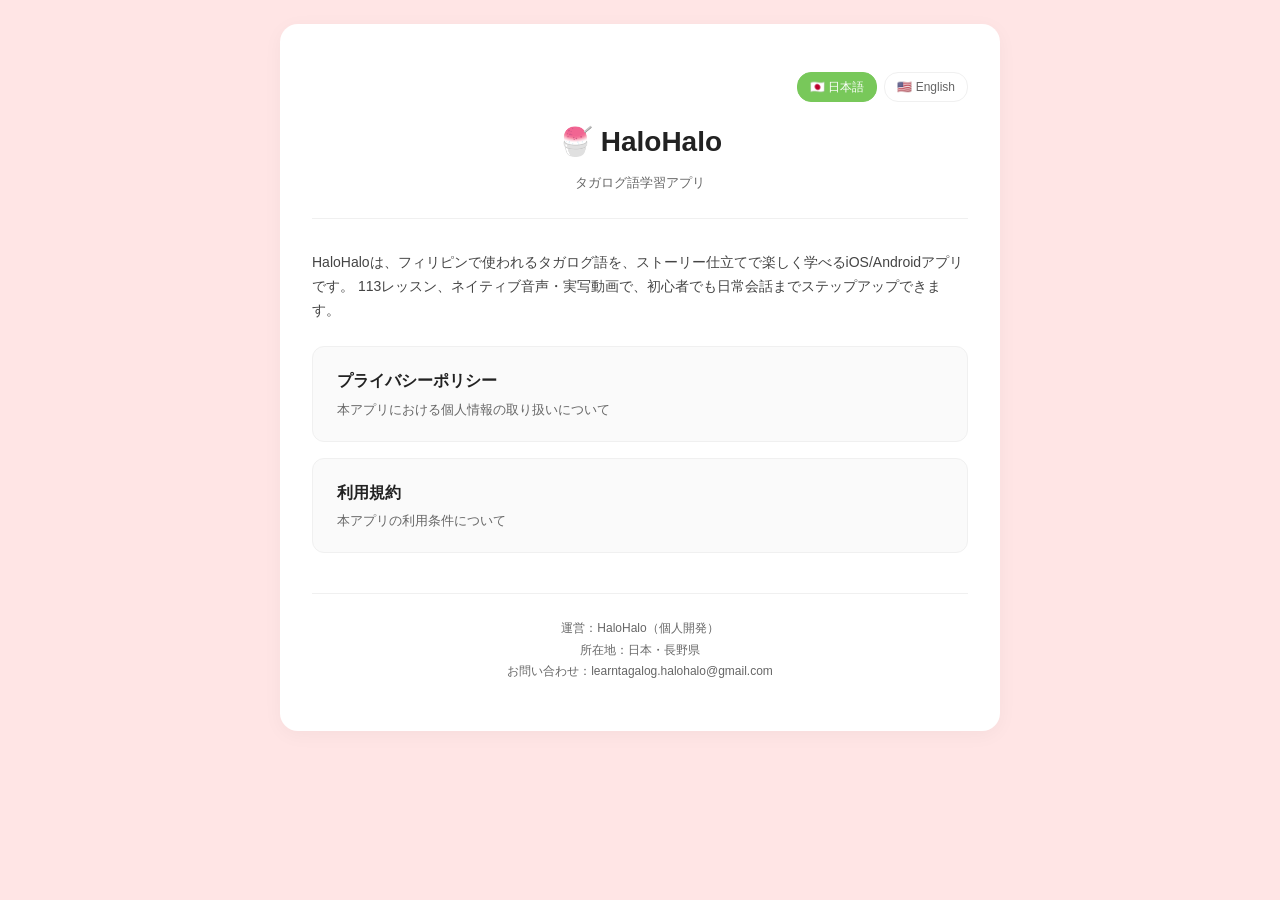
<file: index.html>
<!DOCTYPE html>
<html lang="ja">
<head>
  <meta name="google-site-verification" content="sS_p_rIq3tp24mSB51viaSAxrN9Bp2ykORgLX9-O8bs" />
  <meta charset="UTF-8" />
  <meta name="viewport" content="width=device-width, initial-scale=1.0" />
  <title>HaloHalo - タガログ語学習</title>
  <link rel="stylesheet" href="styles.css" />
</head>
<body>
  <div class="container">
    <div class="lang-switch">
      <a href="index.html" class="active">🇯🇵 日本語</a>
      <a href="index-en.html">🇺🇸 English</a>
    </div>
    <header>
      <div class="logo">🍧 HaloHalo</div>
      <div class="sub">タガログ語学習アプリ</div>
    </header>

    <p class="intro">
      HaloHaloは、フィリピンで使われるタガログ語を、ストーリー仕立てで楽しく学べるiOS/Androidアプリです。
      113レッスン、ネイティブ音声・実写動画で、初心者でも日常会話までステップアップできます。
    </p>

    <div class="home-cards">
      <a class="home-card" href="privacy.html">
        <div class="title">プライバシーポリシー</div>
        <div class="desc">本アプリにおける個人情報の取り扱いについて</div>
      </a>
      <a class="home-card" href="terms.html">
        <div class="title">利用規約</div>
        <div class="desc">本アプリの利用条件について</div>
      </a>
    </div>

    <footer>
      運営：HaloHalo（個人開発）<br>
      所在地：日本・長野県<br>
      お問い合わせ：learntagalog.halohalo@gmail.com
    </footer>
  </div>
</body>
</html>
</file>
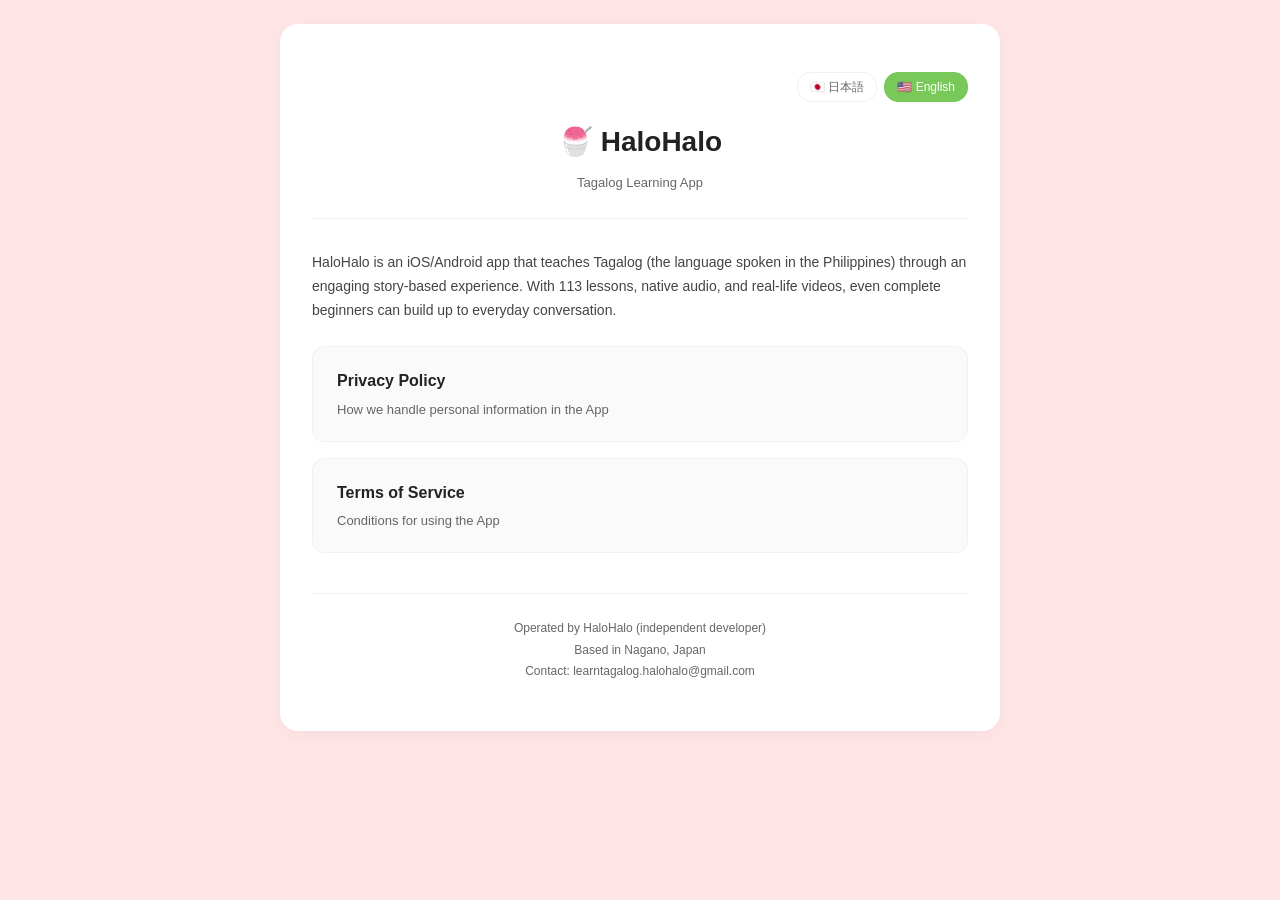
<file: index-en.html>
<!DOCTYPE html>
<html lang="en">
<head>
  <meta name="google-site-verification" content="sS_p_rIq3tp24mSB51viaSAxrN9Bp2ykORgLX9-O8bs" />
  <meta charset="UTF-8" />
  <meta name="viewport" content="width=device-width, initial-scale=1.0" />
  <title>HaloHalo - Learn Tagalog</title>
  <link rel="stylesheet" href="styles.css" />
</head>
<body>
  <div class="container">
    <div class="lang-switch">
      <a href="index.html">🇯🇵 日本語</a>
      <a href="index-en.html" class="active">🇺🇸 English</a>
    </div>
    <header>
      <div class="logo">🍧 HaloHalo</div>
      <div class="sub">Tagalog Learning App</div>
    </header>

    <p class="intro">
      HaloHalo is an iOS/Android app that teaches Tagalog (the language spoken in the Philippines) through an engaging story-based experience.
      With 113 lessons, native audio, and real-life videos, even complete beginners can build up to everyday conversation.
    </p>

    <div class="home-cards">
      <a class="home-card" href="privacy-en.html">
        <div class="title">Privacy Policy</div>
        <div class="desc">How we handle personal information in the App</div>
      </a>
      <a class="home-card" href="terms-en.html">
        <div class="title">Terms of Service</div>
        <div class="desc">Conditions for using the App</div>
      </a>
    </div>

    <footer>
      Operated by HaloHalo (independent developer)<br>
      Based in Nagano, Japan<br>
      Contact: learntagalog.halohalo@gmail.com
    </footer>
  </div>
</body>
</html>
</file>
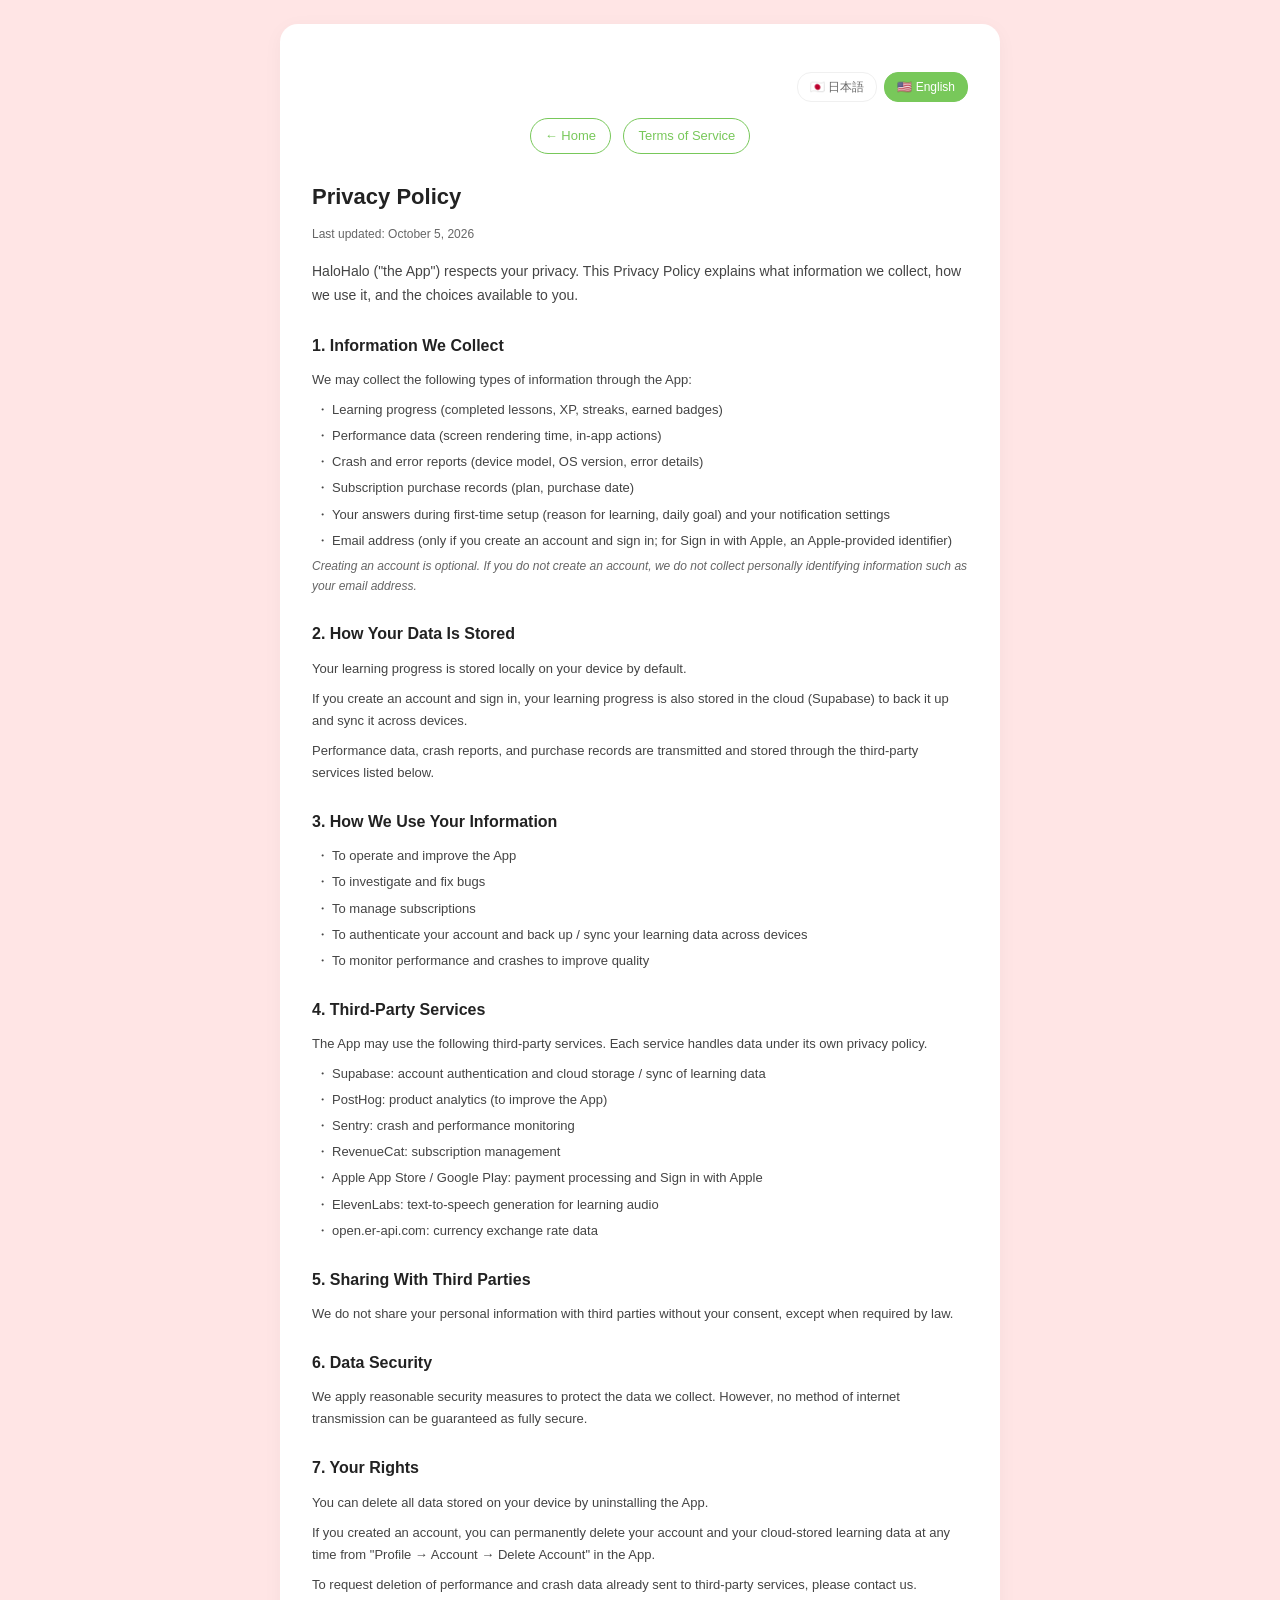
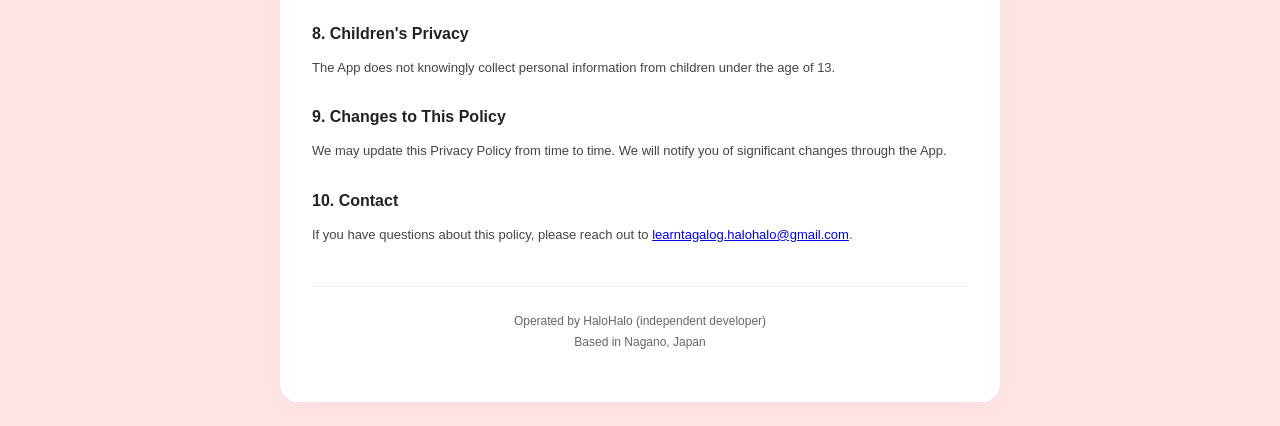
<file: privacy-en.html>
<!DOCTYPE html>
<html lang="en">
<head>
  <meta charset="UTF-8" />
  <meta name="viewport" content="width=device-width, initial-scale=1.0" />
  <title>Privacy Policy | HaloHalo</title>
  <link rel="stylesheet" href="styles.css" />
</head>
<body>
  <div class="container">
    <div class="lang-switch">
      <a href="privacy.html">🇯🇵 日本語</a>
      <a href="privacy-en.html" class="active">🇺🇸 English</a>
    </div>
    <nav>
      <a href="index-en.html">← Home</a>
      <a href="terms-en.html">Terms of Service</a>
    </nav>

    <h1>Privacy Policy</h1>
    <p class="last-updated">Last updated: October 5, 2026</p>

    <p class="intro">
      HaloHalo ("the App") respects your privacy. This Privacy Policy explains what information we collect, how we use it, and the choices available to you.
    </p>

    <section>
      <h2>1. Information We Collect</h2>
      <p>We may collect the following types of information through the App:</p>
      <ul>
        <li>Learning progress (completed lessons, XP, streaks, earned badges)</li>
        <li>Performance data (screen rendering time, in-app actions)</li>
        <li>Crash and error reports (device model, OS version, error details)</li>
        <li>Subscription purchase records (plan, purchase date)</li>
        <li>Your answers during first-time setup (reason for learning, daily goal) and your notification settings</li>
        <li>Email address (only if you create an account and sign in; for Sign in with Apple, an Apple-provided identifier)</li>
      </ul>
      <p class="note">Creating an account is optional. If you do not create an account, we do not collect personally identifying information such as your email address.</p>
    </section>

    <section>
      <h2>2. How Your Data Is Stored</h2>
      <p>Your learning progress is stored locally on your device by default.</p>
      <p>If you create an account and sign in, your learning progress is also stored in the cloud (Supabase) to back it up and sync it across devices.</p>
      <p>Performance data, crash reports, and purchase records are transmitted and stored through the third-party services listed below.</p>
    </section>

    <section>
      <h2>3. How We Use Your Information</h2>
      <ul>
        <li>To operate and improve the App</li>
        <li>To investigate and fix bugs</li>
        <li>To manage subscriptions</li>
        <li>To authenticate your account and back up / sync your learning data across devices</li>
        <li>To monitor performance and crashes to improve quality</li>
      </ul>
    </section>

    <section>
      <h2>4. Third-Party Services</h2>
      <p>The App may use the following third-party services. Each service handles data under its own privacy policy.</p>
      <ul>
        <li>Supabase: account authentication and cloud storage / sync of learning data</li>
        <li>PostHog: product analytics (to improve the App)</li>
        <li>Sentry: crash and performance monitoring</li>
        <li>RevenueCat: subscription management</li>
        <li>Apple App Store / Google Play: payment processing and Sign in with Apple</li>
        <li>ElevenLabs: text-to-speech generation for learning audio</li>
        <li>open.er-api.com: currency exchange rate data</li>
      </ul>
    </section>

    <section>
      <h2>5. Sharing With Third Parties</h2>
      <p>We do not share your personal information with third parties without your consent, except when required by law.</p>
    </section>

    <section>
      <h2>6. Data Security</h2>
      <p>We apply reasonable security measures to protect the data we collect. However, no method of internet transmission can be guaranteed as fully secure.</p>
    </section>

    <section>
      <h2>7. Your Rights</h2>
      <p>You can delete all data stored on your device by uninstalling the App.</p>
      <p>If you created an account, you can permanently delete your account and your cloud-stored learning data at any time from "Profile → Account → Delete Account" in the App.</p>
      <p>To request deletion of performance and crash data already sent to third-party services, please contact us.</p>
    </section>

    <section>
      <h2>8. Children's Privacy</h2>
      <p>The App does not knowingly collect personal information from children under the age of 13.</p>
    </section>

    <section>
      <h2>9. Changes to This Policy</h2>
      <p>We may update this Privacy Policy from time to time. We will notify you of significant changes through the App.</p>
    </section>

    <section>
      <h2>10. Contact</h2>
      <p>If you have questions about this policy, please reach out to <a href="mailto:learntagalog.halohalo@gmail.com">learntagalog.halohalo@gmail.com</a>.</p>
    </section>

    <footer>
      Operated by HaloHalo (independent developer)<br>
      Based in Nagano, Japan
    </footer>
  </div>
</body>
</html>
</file>
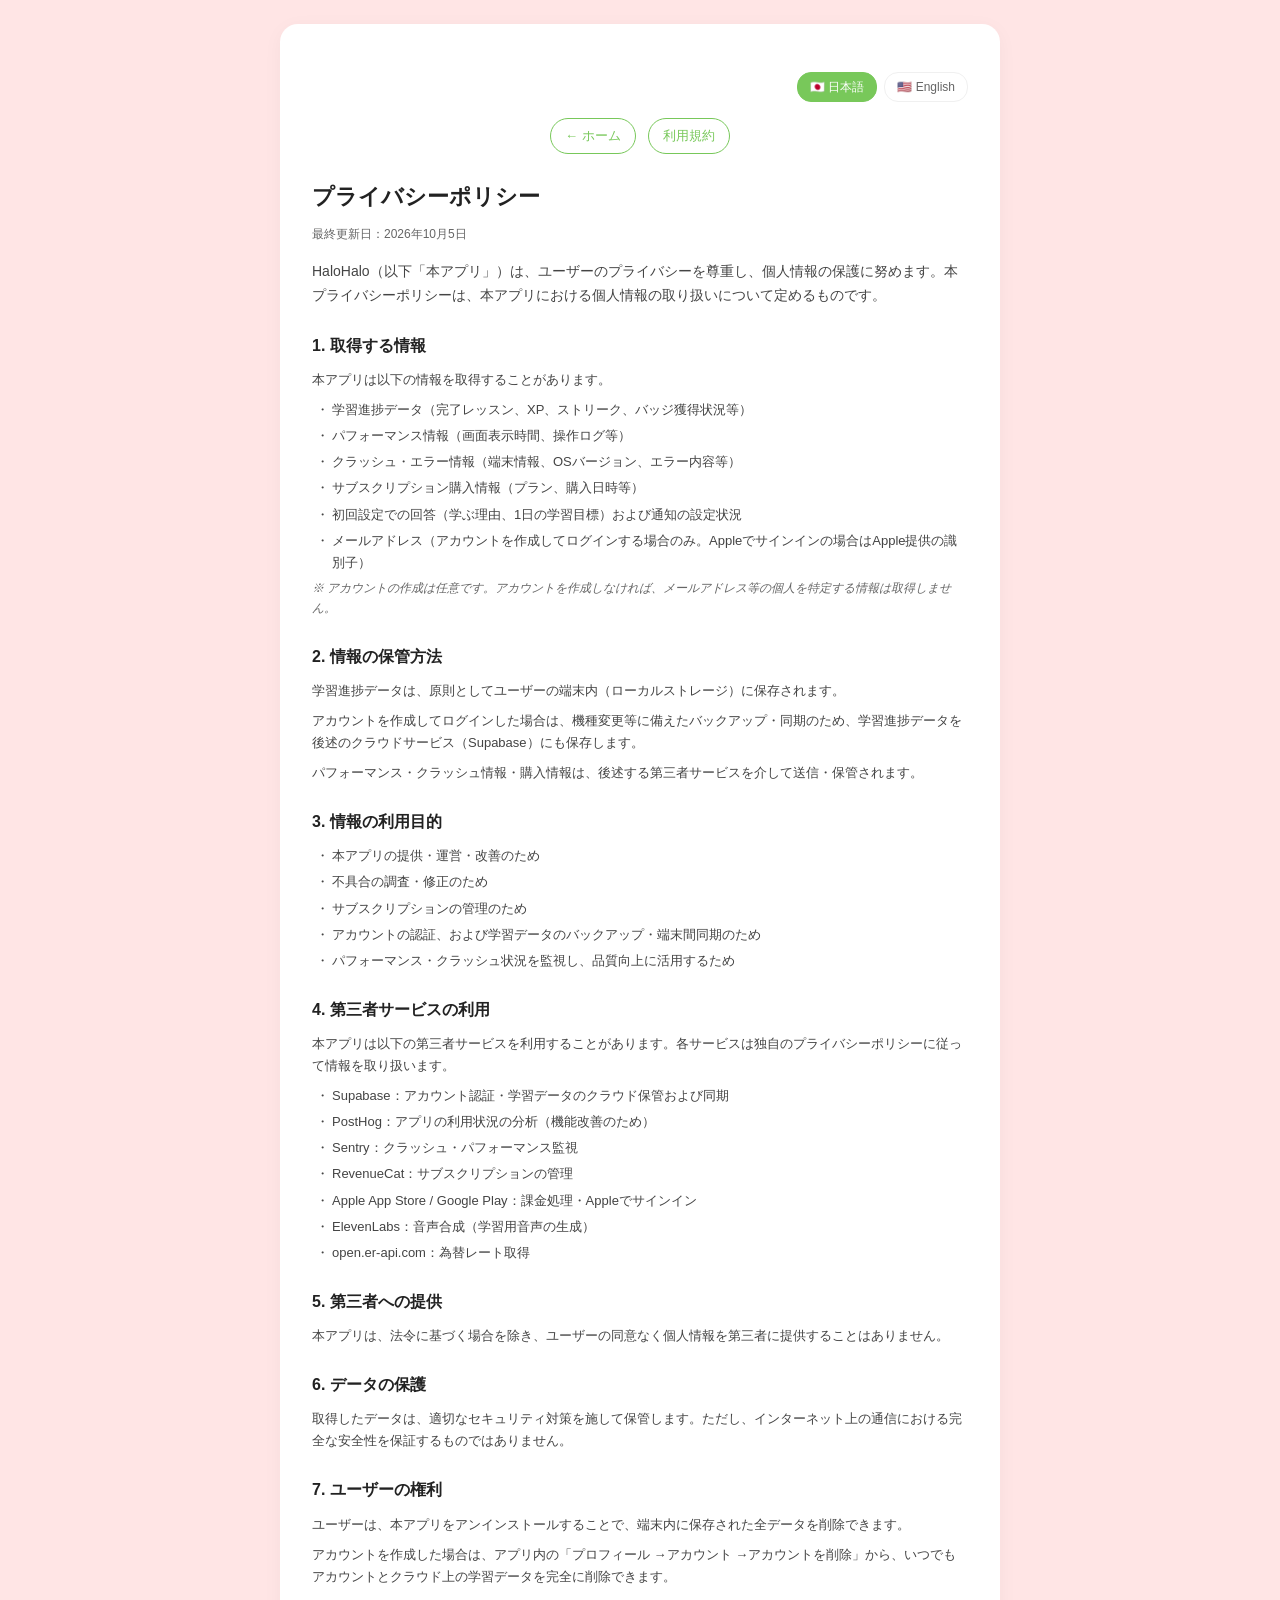
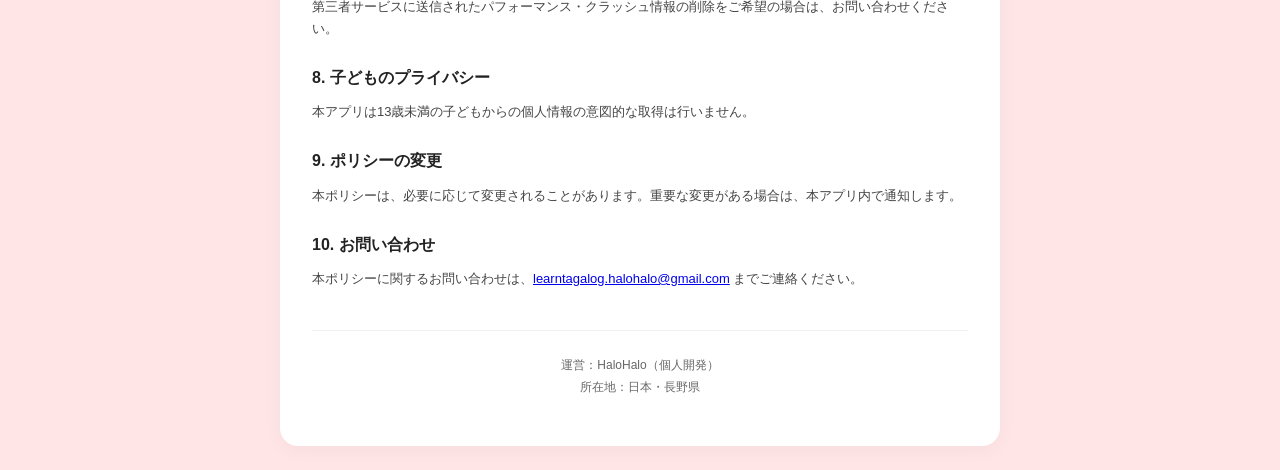
<file: privacy.html>
<!DOCTYPE html>
<html lang="ja">
<head>
  <meta charset="UTF-8" />
  <meta name="viewport" content="width=device-width, initial-scale=1.0" />
  <title>プライバシーポリシー | HaloHalo</title>
  <link rel="stylesheet" href="styles.css" />
</head>
<body>
  <div class="container">
    <div class="lang-switch">
      <a href="privacy.html" class="active">🇯🇵 日本語</a>
      <a href="privacy-en.html">🇺🇸 English</a>
    </div>
    <nav>
      <a href="index.html">← ホーム</a>
      <a href="terms.html">利用規約</a>
    </nav>

    <h1>プライバシーポリシー</h1>
    <p class="last-updated">最終更新日：2026年10月5日</p>

    <p class="intro">
      HaloHalo（以下「本アプリ」）は、ユーザーのプライバシーを尊重し、個人情報の保護に努めます。本プライバシーポリシーは、本アプリにおける個人情報の取り扱いについて定めるものです。
    </p>

    <section>
      <h2>1. 取得する情報</h2>
      <p>本アプリは以下の情報を取得することがあります。</p>
      <ul>
        <li>学習進捗データ（完了レッスン、XP、ストリーク、バッジ獲得状況等）</li>
        <li>パフォーマンス情報（画面表示時間、操作ログ等）</li>
        <li>クラッシュ・エラー情報（端末情報、OSバージョン、エラー内容等）</li>
        <li>サブスクリプション購入情報（プラン、購入日時等）</li>
        <li>初回設定での回答（学ぶ理由、1日の学習目標）および通知の設定状況</li>
        <li>メールアドレス（アカウントを作成してログインする場合のみ。Appleでサインインの場合はApple提供の識別子）</li>
      </ul>
      <p class="note">※ アカウントの作成は任意です。アカウントを作成しなければ、メールアドレス等の個人を特定する情報は取得しません。</p>
    </section>

    <section>
      <h2>2. 情報の保管方法</h2>
      <p>学習進捗データは、原則としてユーザーの端末内（ローカルストレージ）に保存されます。</p>
      <p>アカウントを作成してログインした場合は、機種変更等に備えたバックアップ・同期のため、学習進捗データを後述のクラウドサービス（Supabase）にも保存します。</p>
      <p>パフォーマンス・クラッシュ情報・購入情報は、後述する第三者サービスを介して送信・保管されます。</p>
    </section>

    <section>
      <h2>3. 情報の利用目的</h2>
      <ul>
        <li>本アプリの提供・運営・改善のため</li>
        <li>不具合の調査・修正のため</li>
        <li>サブスクリプションの管理のため</li>
        <li>アカウントの認証、および学習データのバックアップ・端末間同期のため</li>
        <li>パフォーマンス・クラッシュ状況を監視し、品質向上に活用するため</li>
      </ul>
    </section>

    <section>
      <h2>4. 第三者サービスの利用</h2>
      <p>本アプリは以下の第三者サービスを利用することがあります。各サービスは独自のプライバシーポリシーに従って情報を取り扱います。</p>
      <ul>
        <li>Supabase：アカウント認証・学習データのクラウド保管および同期</li>
        <li>PostHog：アプリの利用状況の分析（機能改善のため）</li>
        <li>Sentry：クラッシュ・パフォーマンス監視</li>
        <li>RevenueCat：サブスクリプションの管理</li>
        <li>Apple App Store / Google Play：課金処理・Appleでサインイン</li>
        <li>ElevenLabs：音声合成（学習用音声の生成）</li>
        <li>open.er-api.com：為替レート取得</li>
      </ul>
    </section>

    <section>
      <h2>5. 第三者への提供</h2>
      <p>本アプリは、法令に基づく場合を除き、ユーザーの同意なく個人情報を第三者に提供することはありません。</p>
    </section>

    <section>
      <h2>6. データの保護</h2>
      <p>取得したデータは、適切なセキュリティ対策を施して保管します。ただし、インターネット上の通信における完全な安全性を保証するものではありません。</p>
    </section>

    <section>
      <h2>7. ユーザーの権利</h2>
      <p>ユーザーは、本アプリをアンインストールすることで、端末内に保存された全データを削除できます。</p>
      <p>アカウントを作成した場合は、アプリ内の「プロフィール →アカウント →アカウントを削除」から、いつでもアカウントとクラウド上の学習データを完全に削除できます。</p>
      <p>第三者サービスに送信されたパフォーマンス・クラッシュ情報の削除をご希望の場合は、お問い合わせください。</p>
    </section>

    <section>
      <h2>8. 子どものプライバシー</h2>
      <p>本アプリは13歳未満の子どもからの個人情報の意図的な取得は行いません。</p>
    </section>

    <section>
      <h2>9. ポリシーの変更</h2>
      <p>本ポリシーは、必要に応じて変更されることがあります。重要な変更がある場合は、本アプリ内で通知します。</p>
    </section>

    <section>
      <h2>10. お問い合わせ</h2>
      <p>本ポリシーに関するお問い合わせは、<a href="mailto:learntagalog.halohalo@gmail.com">learntagalog.halohalo@gmail.com</a> までご連絡ください。</p>
    </section>

    <footer>
      運営：HaloHalo（個人開発）<br>
      所在地：日本・長野県
    </footer>
  </div>
</body>
</html>
</file>
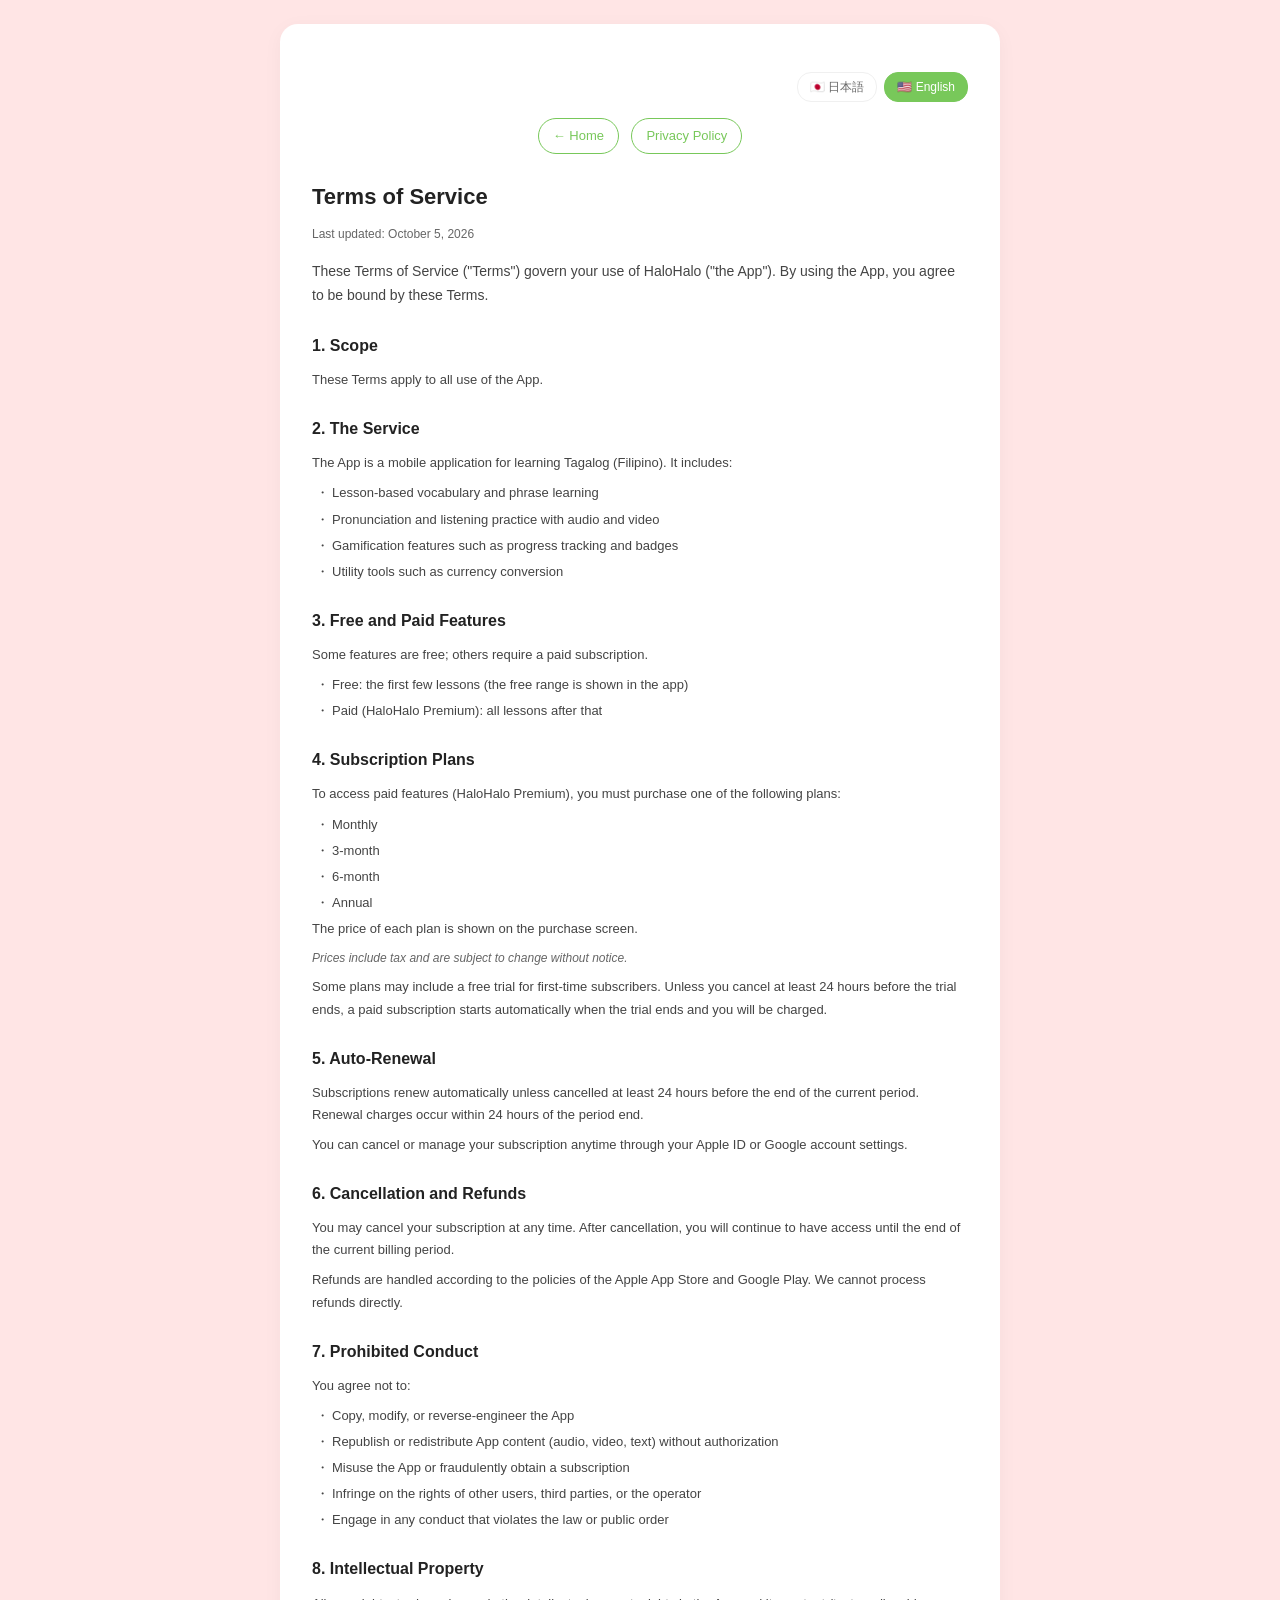
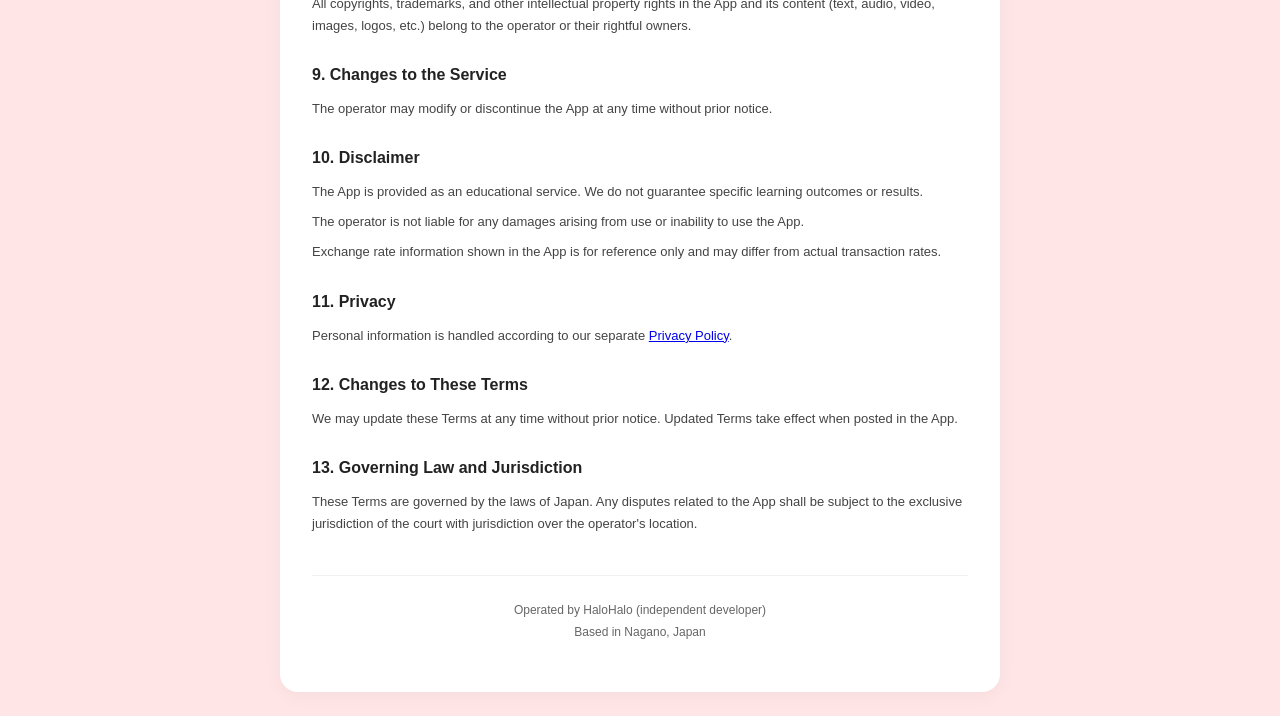
<file: terms-en.html>
<!DOCTYPE html>
<html lang="en">
<head>
  <meta charset="UTF-8" />
  <meta name="viewport" content="width=device-width, initial-scale=1.0" />
  <title>Terms of Service | HaloHalo</title>
  <link rel="stylesheet" href="styles.css" />
</head>
<body>
  <div class="container">
    <div class="lang-switch">
      <a href="terms.html">🇯🇵 日本語</a>
      <a href="terms-en.html" class="active">🇺🇸 English</a>
    </div>
    <nav>
      <a href="index-en.html">← Home</a>
      <a href="privacy-en.html">Privacy Policy</a>
    </nav>

    <h1>Terms of Service</h1>
    <p class="last-updated">Last updated: October 5, 2026</p>

    <p class="intro">
      These Terms of Service ("Terms") govern your use of HaloHalo ("the App"). By using the App, you agree to be bound by these Terms.
    </p>

    <section>
      <h2>1. Scope</h2>
      <p>These Terms apply to all use of the App.</p>
    </section>

    <section>
      <h2>2. The Service</h2>
      <p>The App is a mobile application for learning Tagalog (Filipino). It includes:</p>
      <ul>
        <li>Lesson-based vocabulary and phrase learning</li>
        <li>Pronunciation and listening practice with audio and video</li>
        <li>Gamification features such as progress tracking and badges</li>
        <li>Utility tools such as currency conversion</li>
      </ul>
    </section>

    <section>
      <h2>3. Free and Paid Features</h2>
      <p>Some features are free; others require a paid subscription.</p>
      <ul>
        <li>Free: the first few lessons (the free range is shown in the app)</li>
        <li>Paid (HaloHalo Premium): all lessons after that</li>
      </ul>
    </section>

    <section>
      <h2>4. Subscription Plans</h2>
      <p>To access paid features (HaloHalo Premium), you must purchase one of the following plans:</p>
      <ul>
        <li>Monthly</li>
        <li>3-month</li>
        <li>6-month</li>
        <li>Annual</li>
      </ul>
      <p>The price of each plan is shown on the purchase screen.</p>
      <p class="note">Prices include tax and are subject to change without notice.</p>
      <p>Some plans may include a free trial for first-time subscribers. Unless you cancel at least 24 hours before the trial ends, a paid subscription starts automatically when the trial ends and you will be charged.</p>
    </section>

    <section>
      <h2>5. Auto-Renewal</h2>
      <p>Subscriptions renew automatically unless cancelled at least 24 hours before the end of the current period. Renewal charges occur within 24 hours of the period end.</p>
      <p>You can cancel or manage your subscription anytime through your Apple ID or Google account settings.</p>
    </section>

    <section>
      <h2>6. Cancellation and Refunds</h2>
      <p>You may cancel your subscription at any time. After cancellation, you will continue to have access until the end of the current billing period.</p>
      <p>Refunds are handled according to the policies of the Apple App Store and Google Play. We cannot process refunds directly.</p>
    </section>

    <section>
      <h2>7. Prohibited Conduct</h2>
      <p>You agree not to:</p>
      <ul>
        <li>Copy, modify, or reverse-engineer the App</li>
        <li>Republish or redistribute App content (audio, video, text) without authorization</li>
        <li>Misuse the App or fraudulently obtain a subscription</li>
        <li>Infringe on the rights of other users, third parties, or the operator</li>
        <li>Engage in any conduct that violates the law or public order</li>
      </ul>
    </section>

    <section>
      <h2>8. Intellectual Property</h2>
      <p>All copyrights, trademarks, and other intellectual property rights in the App and its content (text, audio, video, images, logos, etc.) belong to the operator or their rightful owners.</p>
    </section>

    <section>
      <h2>9. Changes to the Service</h2>
      <p>The operator may modify or discontinue the App at any time without prior notice.</p>
    </section>

    <section>
      <h2>10. Disclaimer</h2>
      <p>The App is provided as an educational service. We do not guarantee specific learning outcomes or results.</p>
      <p>The operator is not liable for any damages arising from use or inability to use the App.</p>
      <p>Exchange rate information shown in the App is for reference only and may differ from actual transaction rates.</p>
    </section>

    <section>
      <h2>11. Privacy</h2>
      <p>Personal information is handled according to our separate <a href="privacy-en.html">Privacy Policy</a>.</p>
    </section>

    <section>
      <h2>12. Changes to These Terms</h2>
      <p>We may update these Terms at any time without prior notice. Updated Terms take effect when posted in the App.</p>
    </section>

    <section>
      <h2>13. Governing Law and Jurisdiction</h2>
      <p>These Terms are governed by the laws of Japan. Any disputes related to the App shall be subject to the exclusive jurisdiction of the court with jurisdiction over the operator's location.</p>
    </section>

    <footer>
      Operated by HaloHalo (independent developer)<br>
      Based in Nagano, Japan
    </footer>
  </div>
</body>
</html>
</file>
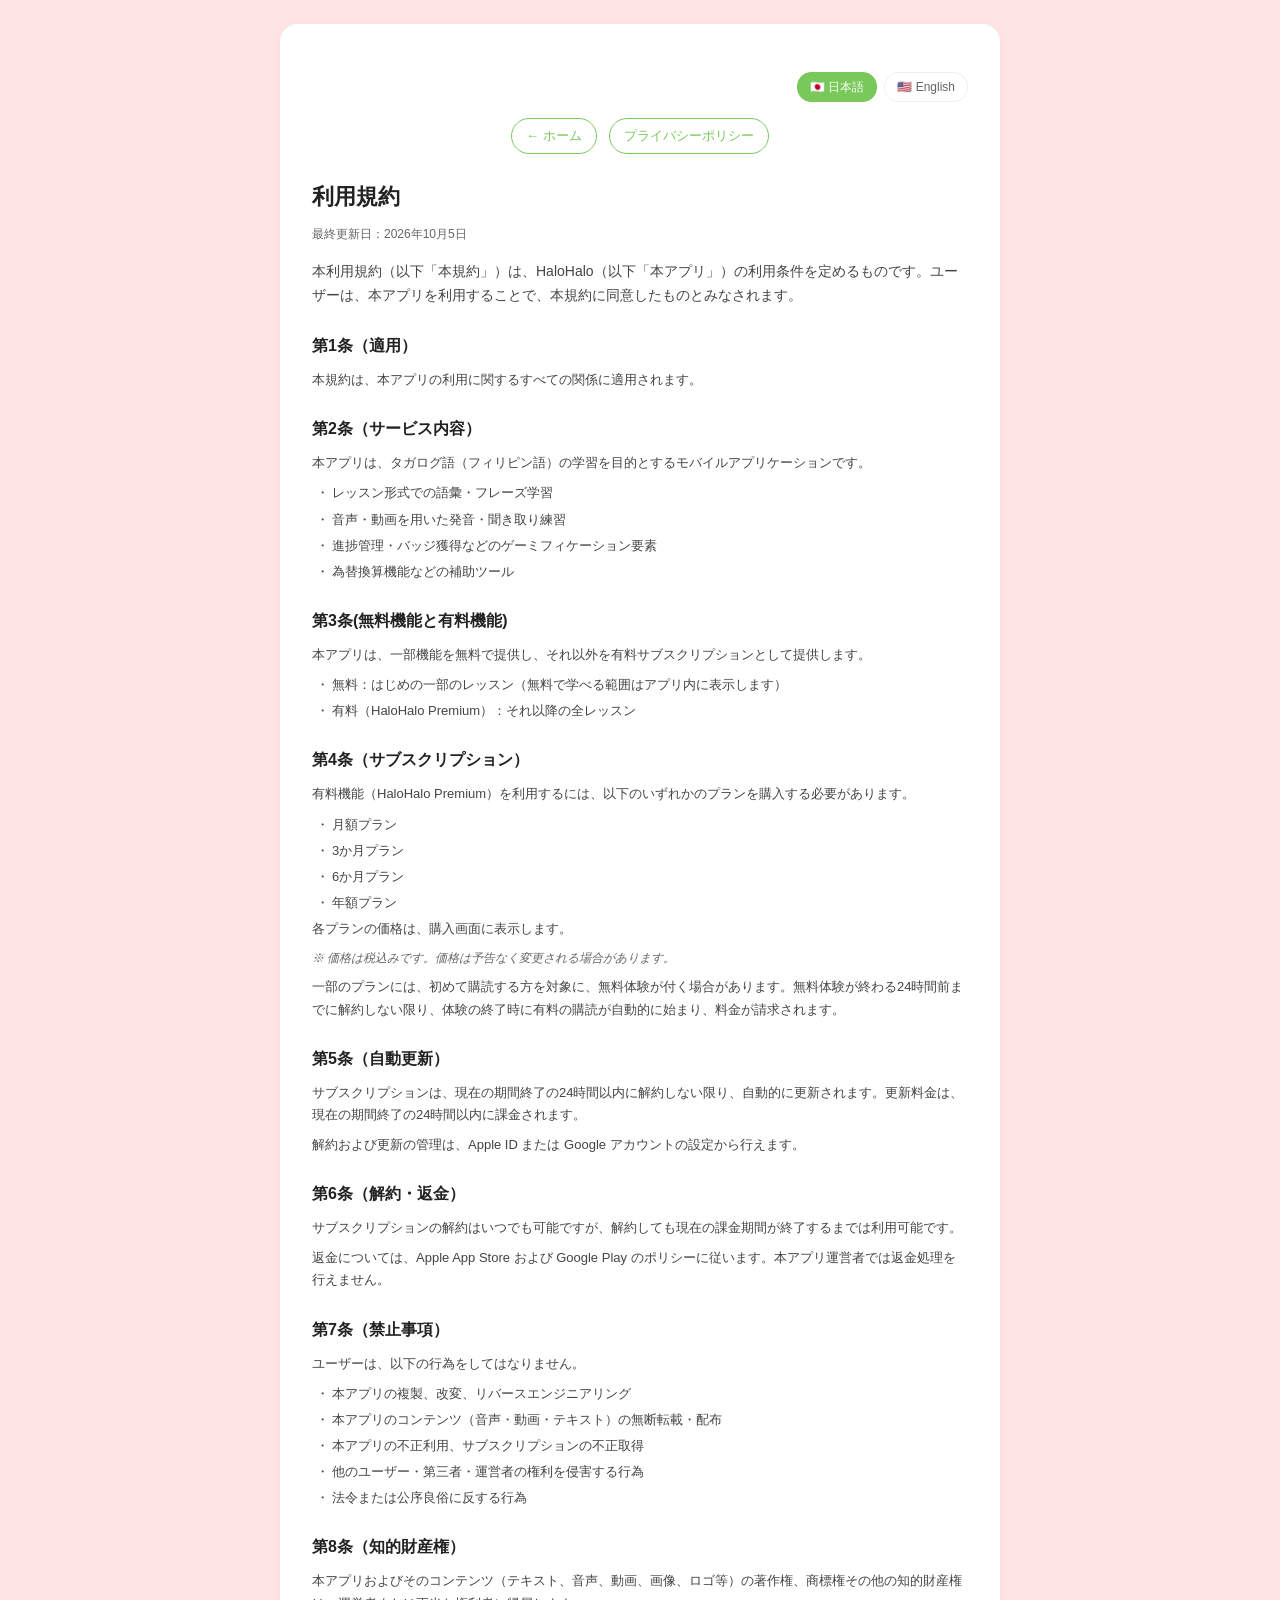
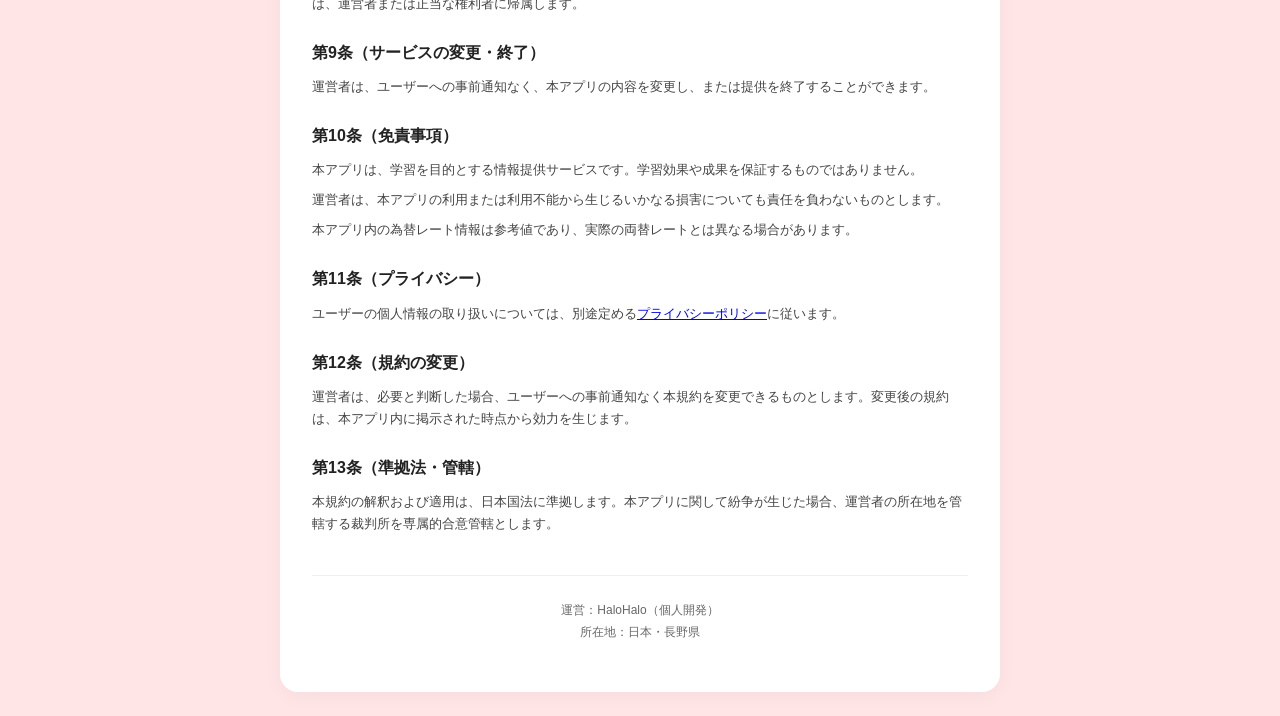
<file: terms.html>
<!DOCTYPE html>
<html lang="ja">
<head>
  <meta charset="UTF-8" />
  <meta name="viewport" content="width=device-width, initial-scale=1.0" />
  <title>利用規約 | HaloHalo</title>
  <link rel="stylesheet" href="styles.css" />
</head>
<body>
  <div class="container">
    <div class="lang-switch">
      <a href="terms.html" class="active">🇯🇵 日本語</a>
      <a href="terms-en.html">🇺🇸 English</a>
    </div>
    <nav>
      <a href="index.html">← ホーム</a>
      <a href="privacy.html">プライバシーポリシー</a>
    </nav>

    <h1>利用規約</h1>
    <p class="last-updated">最終更新日：2026年10月5日</p>

    <p class="intro">
      本利用規約（以下「本規約」）は、HaloHalo（以下「本アプリ」）の利用条件を定めるものです。ユーザーは、本アプリを利用することで、本規約に同意したものとみなされます。
    </p>

    <section>
      <h2>第1条（適用）</h2>
      <p>本規約は、本アプリの利用に関するすべての関係に適用されます。</p>
    </section>

    <section>
      <h2>第2条（サービス内容）</h2>
      <p>本アプリは、タガログ語（フィリピン語）の学習を目的とするモバイルアプリケーションです。</p>
      <ul>
        <li>レッスン形式での語彙・フレーズ学習</li>
        <li>音声・動画を用いた発音・聞き取り練習</li>
        <li>進捗管理・バッジ獲得などのゲーミフィケーション要素</li>
        <li>為替換算機能などの補助ツール</li>
      </ul>
    </section>

    <section>
      <h2>第3条(無料機能と有料機能)</h2>
      <p>本アプリは、一部機能を無料で提供し、それ以外を有料サブスクリプションとして提供します。</p>
      <ul>
        <li>無料：はじめの一部のレッスン（無料で学べる範囲はアプリ内に表示します）</li>
        <li>有料（HaloHalo Premium）：それ以降の全レッスン</li>
      </ul>
    </section>

    <section>
      <h2>第4条（サブスクリプション）</h2>
      <p>有料機能（HaloHalo Premium）を利用するには、以下のいずれかのプランを購入する必要があります。</p>
      <ul>
        <li>月額プラン</li>
        <li>3か月プラン</li>
        <li>6か月プラン</li>
        <li>年額プラン</li>
      </ul>
      <p>各プランの価格は、購入画面に表示します。</p>
      <p class="note">※ 価格は税込みです。価格は予告なく変更される場合があります。</p>
      <p>一部のプランには、初めて購読する方を対象に、無料体験が付く場合があります。無料体験が終わる24時間前までに解約しない限り、体験の終了時に有料の購読が自動的に始まり、料金が請求されます。</p>
    </section>

    <section>
      <h2>第5条（自動更新）</h2>
      <p>サブスクリプションは、現在の期間終了の24時間以内に解約しない限り、自動的に更新されます。更新料金は、現在の期間終了の24時間以内に課金されます。</p>
      <p>解約および更新の管理は、Apple ID または Google アカウントの設定から行えます。</p>
    </section>

    <section>
      <h2>第6条（解約・返金）</h2>
      <p>サブスクリプションの解約はいつでも可能ですが、解約しても現在の課金期間が終了するまでは利用可能です。</p>
      <p>返金については、Apple App Store および Google Play のポリシーに従います。本アプリ運営者では返金処理を行えません。</p>
    </section>

    <section>
      <h2>第7条（禁止事項）</h2>
      <p>ユーザーは、以下の行為をしてはなりません。</p>
      <ul>
        <li>本アプリの複製、改変、リバースエンジニアリング</li>
        <li>本アプリのコンテンツ（音声・動画・テキスト）の無断転載・配布</li>
        <li>本アプリの不正利用、サブスクリプションの不正取得</li>
        <li>他のユーザー・第三者・運営者の権利を侵害する行為</li>
        <li>法令または公序良俗に反する行為</li>
      </ul>
    </section>

    <section>
      <h2>第8条（知的財産権）</h2>
      <p>本アプリおよびそのコンテンツ（テキスト、音声、動画、画像、ロゴ等）の著作権、商標権その他の知的財産権は、運営者または正当な権利者に帰属します。</p>
    </section>

    <section>
      <h2>第9条（サービスの変更・終了）</h2>
      <p>運営者は、ユーザーへの事前通知なく、本アプリの内容を変更し、または提供を終了することができます。</p>
    </section>

    <section>
      <h2>第10条（免責事項）</h2>
      <p>本アプリは、学習を目的とする情報提供サービスです。学習効果や成果を保証するものではありません。</p>
      <p>運営者は、本アプリの利用または利用不能から生じるいかなる損害についても責任を負わないものとします。</p>
      <p>本アプリ内の為替レート情報は参考値であり、実際の両替レートとは異なる場合があります。</p>
    </section>

    <section>
      <h2>第11条（プライバシー）</h2>
      <p>ユーザーの個人情報の取り扱いについては、別途定める<a href="privacy.html">プライバシーポリシー</a>に従います。</p>
    </section>

    <section>
      <h2>第12条（規約の変更）</h2>
      <p>運営者は、必要と判断した場合、ユーザーへの事前通知なく本規約を変更できるものとします。変更後の規約は、本アプリ内に掲示された時点から効力を生じます。</p>
    </section>

    <section>
      <h2>第13条（準拠法・管轄）</h2>
      <p>本規約の解釈および適用は、日本国法に準拠します。本アプリに関して紛争が生じた場合、運営者の所在地を管轄する裁判所を専属的合意管轄とします。</p>
    </section>

    <footer>
      運営：HaloHalo（個人開発）<br>
      所在地：日本・長野県
    </footer>
  </div>
</body>
</html>
</file>
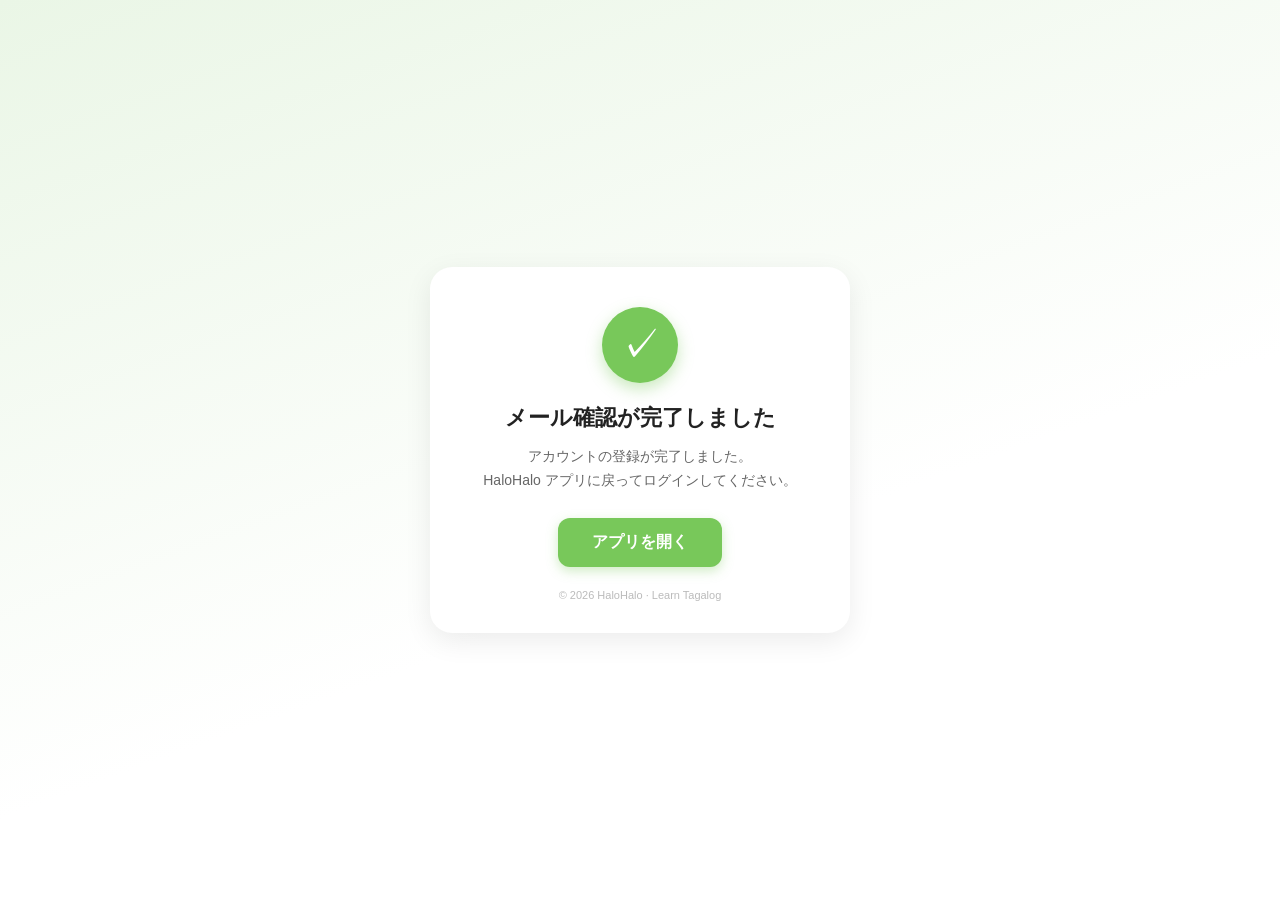
<file: verified.html>
<!DOCTYPE html>
<html lang="ja">
<head>
  <meta charset="UTF-8" />
  <meta name="viewport" content="width=device-width, initial-scale=1.0" />
  <meta name="robots" content="noindex" />
  <title>メール確認完了 — HaloHalo</title>
  <style>
    * { box-sizing: border-box; margin: 0; padding: 0; }
    body {
      font-family: -apple-system, BlinkMacSystemFont, "Hiragino Sans", "Segoe UI", sans-serif;
      background: linear-gradient(160deg, #EAF6E6 0%, #ffffff 60%);
      min-height: 100vh;
      display: flex;
      align-items: center;
      justify-content: center;
      padding: 24px;
      color: #222;
    }
    .card {
      background: #fff;
      border-radius: 22px;
      box-shadow: 0 8px 28px rgba(0,0,0,0.08);
      max-width: 420px;
      width: 100%;
      padding: 40px 28px 32px;
      text-align: center;
    }
    .check {
      width: 76px; height: 76px;
      margin: 0 auto 20px;
      border-radius: 50%;
      background: #78C85A;
      display: flex; align-items: center; justify-content: center;
      font-size: 42px; color: #fff;
      box-shadow: 0 6px 16px rgba(120,200,90,0.4);
    }
    h1 { font-size: 22px; font-weight: 800; margin-bottom: 12px; }
    p { font-size: 14px; line-height: 1.7; color: #666; }
    .btn {
      display: inline-block;
      margin-top: 26px;
      background: #78C85A;
      color: #fff;
      font-size: 16px; font-weight: 700;
      text-decoration: none;
      padding: 14px 34px;
      border-radius: 12px;
      box-shadow: 0 4px 12px rgba(120,200,90,0.35);
    }
    .foot { margin-top: 22px; font-size: 11px; color: #BBB; }
  </style>
</head>
<body>
  <div class="card">
    <div class="check">✓</div>
    <h1>メール確認が完了しました</h1>
    <p>アカウントの登録が完了しました。<br />HaloHalo アプリに戻ってログインしてください。</p>
    <a class="btn" href="halohalo://">アプリを開く</a>
    <div class="foot">© 2026 HaloHalo · Learn Tagalog</div>
  </div>
</body>
</html>
</file>
<file: styles.css>
:root {
  --pink: #FFE5E5;
  --text: #222;
  --muted: #666;
  --line: #f0f0f0;
}

* { box-sizing: border-box; margin: 0; padding: 0; }

body {
  font-family: -apple-system, BlinkMacSystemFont, "Hiragino Sans", "Yu Gothic", "Helvetica Neue", sans-serif;
  background: var(--pink);
  color: var(--text);
  line-height: 1.7;
  padding: 24px 16px;
  -webkit-font-smoothing: antialiased;
}

.container {
  max-width: 720px;
  margin: 0 auto;
  background: white;
  border-radius: 18px;
  padding: 48px 32px;
  box-shadow: 0 4px 20px rgba(0,0,0,.04);
}

header {
  text-align: center;
  margin-bottom: 32px;
  padding-bottom: 24px;
  border-bottom: 1px solid var(--line);
}

header .logo {
  font-size: 28px;
  font-weight: 800;
  color: var(--text);
}

header .sub {
  margin-top: 6px;
  font-size: 13px;
  color: var(--muted);
}

h1 {
  font-size: 22px;
  margin-bottom: 8px;
}

.last-updated {
  font-size: 12px;
  color: var(--muted);
  margin-bottom: 16px;
}

.intro {
  font-size: 14px;
  color: #444;
  margin-bottom: 20px;
}

section {
  margin-top: 24px;
}

section h2 {
  font-size: 16px;
  margin-bottom: 10px;
  color: var(--text);
}

section p {
  font-size: 13px;
  color: #444;
  margin-bottom: 8px;
}

section ul {
  list-style: none;
  padding-left: 4px;
}

section ul li {
  font-size: 13px;
  color: #444;
  margin-bottom: 4px;
  padding-left: 16px;
  position: relative;
}

section ul li::before {
  content: "・";
  position: absolute;
  left: 0;
}

.note {
  font-size: 12px;
  color: var(--muted);
  font-style: italic;
  margin-top: 4px;
}

footer {
  text-align: center;
  font-size: 12px;
  color: var(--muted);
  margin-top: 40px;
  padding-top: 24px;
  border-top: 1px solid var(--line);
  line-height: 1.8;
}

footer a {
  color: #78C85A;
  text-decoration: none;
}

nav {
  text-align: center;
  margin-bottom: 24px;
}

nav a {
  display: inline-block;
  padding: 6px 14px;
  font-size: 13px;
  color: #78C85A;
  text-decoration: none;
  border: 1px solid #78C85A;
  border-radius: 18px;
  margin: 0 4px;
}

nav a:hover {
  background: #78C85A;
  color: white;
}

.lang-switch {
  text-align: right;
  margin-bottom: 16px;
  font-size: 12px;
}

.lang-switch a {
  display: inline-block;
  padding: 4px 12px;
  margin-left: 4px;
  color: var(--muted);
  text-decoration: none;
  border: 1px solid var(--line);
  border-radius: 14px;
  transition: all .15s ease;
}

.lang-switch a:hover {
  border-color: #78C85A;
  color: #78C85A;
}

.lang-switch a.active {
  background: #78C85A;
  color: white;
  border-color: #78C85A;
}

.home-cards {
  display: grid;
  gap: 16px;
  margin-top: 24px;
}

.home-card {
  display: block;
  padding: 20px 24px;
  background: #FAFAFA;
  border-radius: 12px;
  text-decoration: none;
  color: var(--text);
  border: 1px solid var(--line);
  transition: transform .15s ease, box-shadow .15s ease;
}

.home-card:hover {
  transform: translateY(-2px);
  box-shadow: 0 4px 12px rgba(0,0,0,.05);
}

.home-card .title {
  font-weight: 700;
  font-size: 16px;
}

.home-card .desc {
  font-size: 13px;
  color: var(--muted);
  margin-top: 4px;
}
</file>
